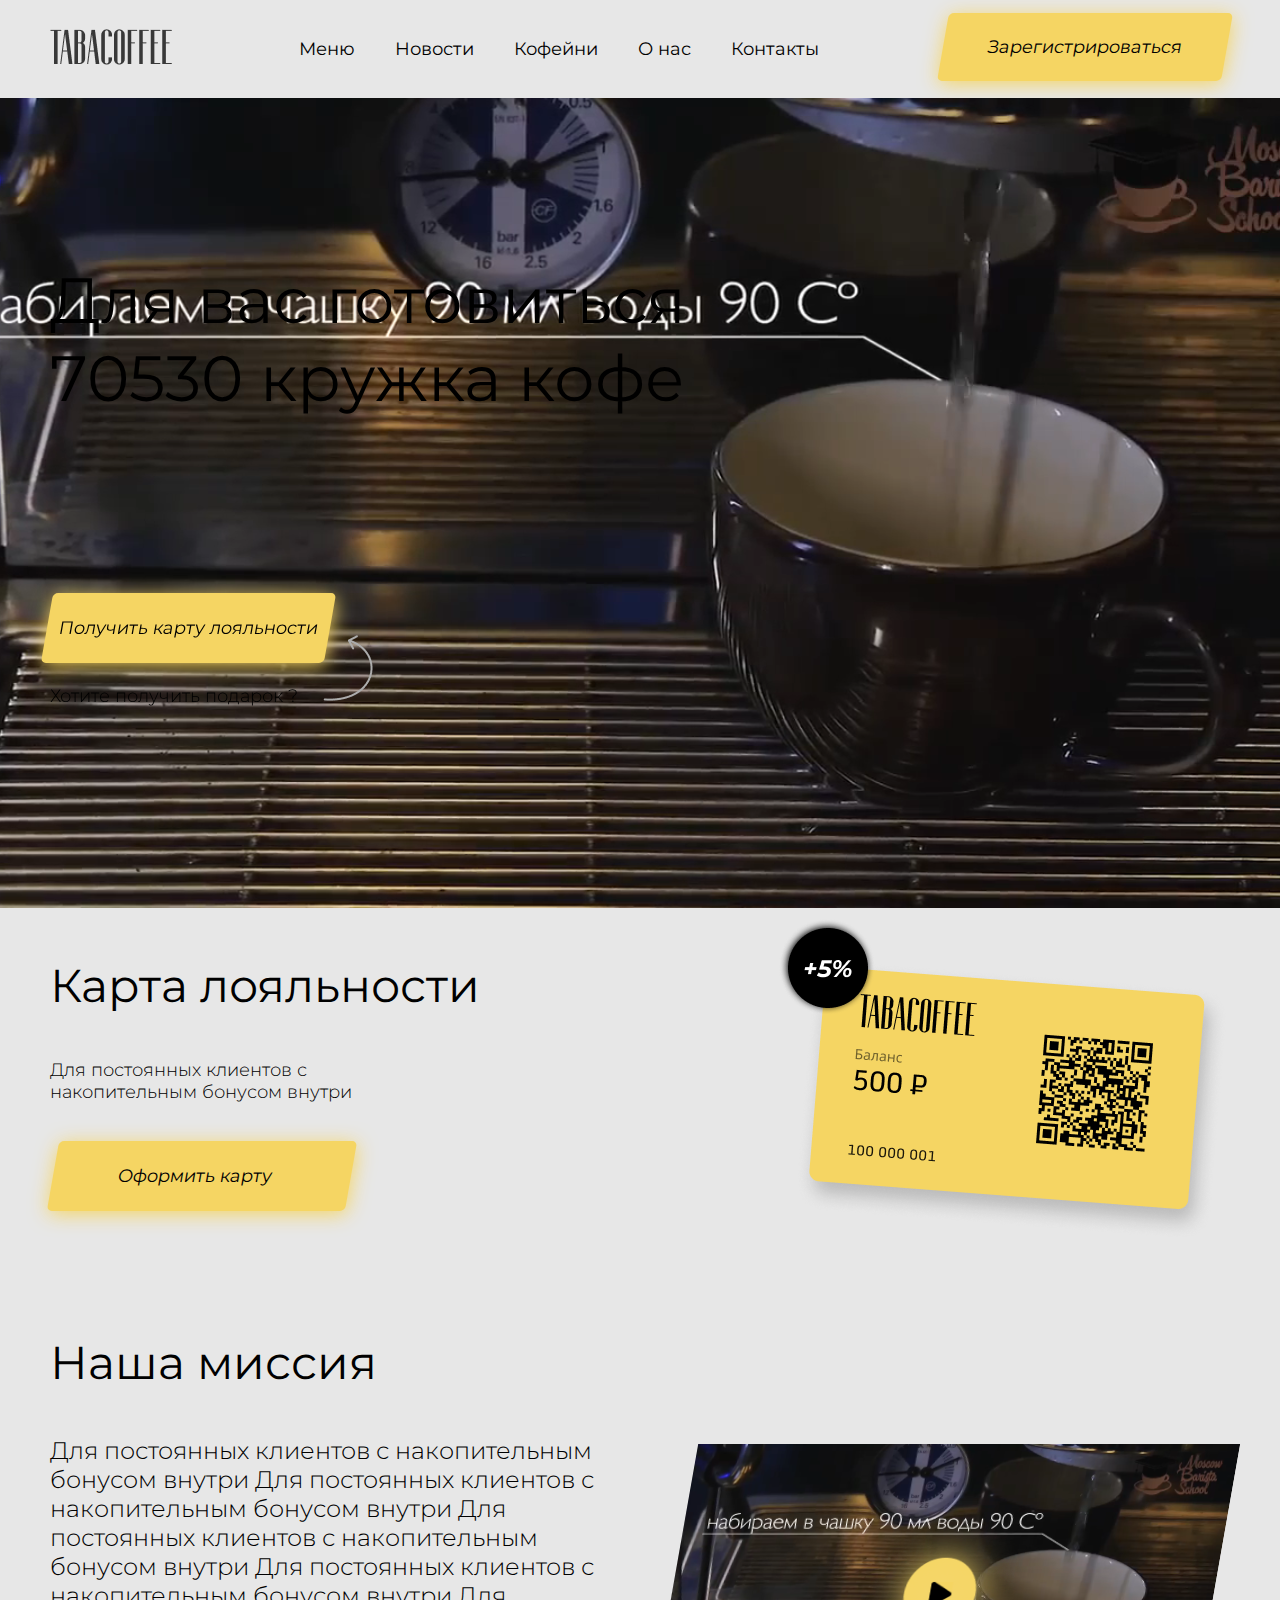
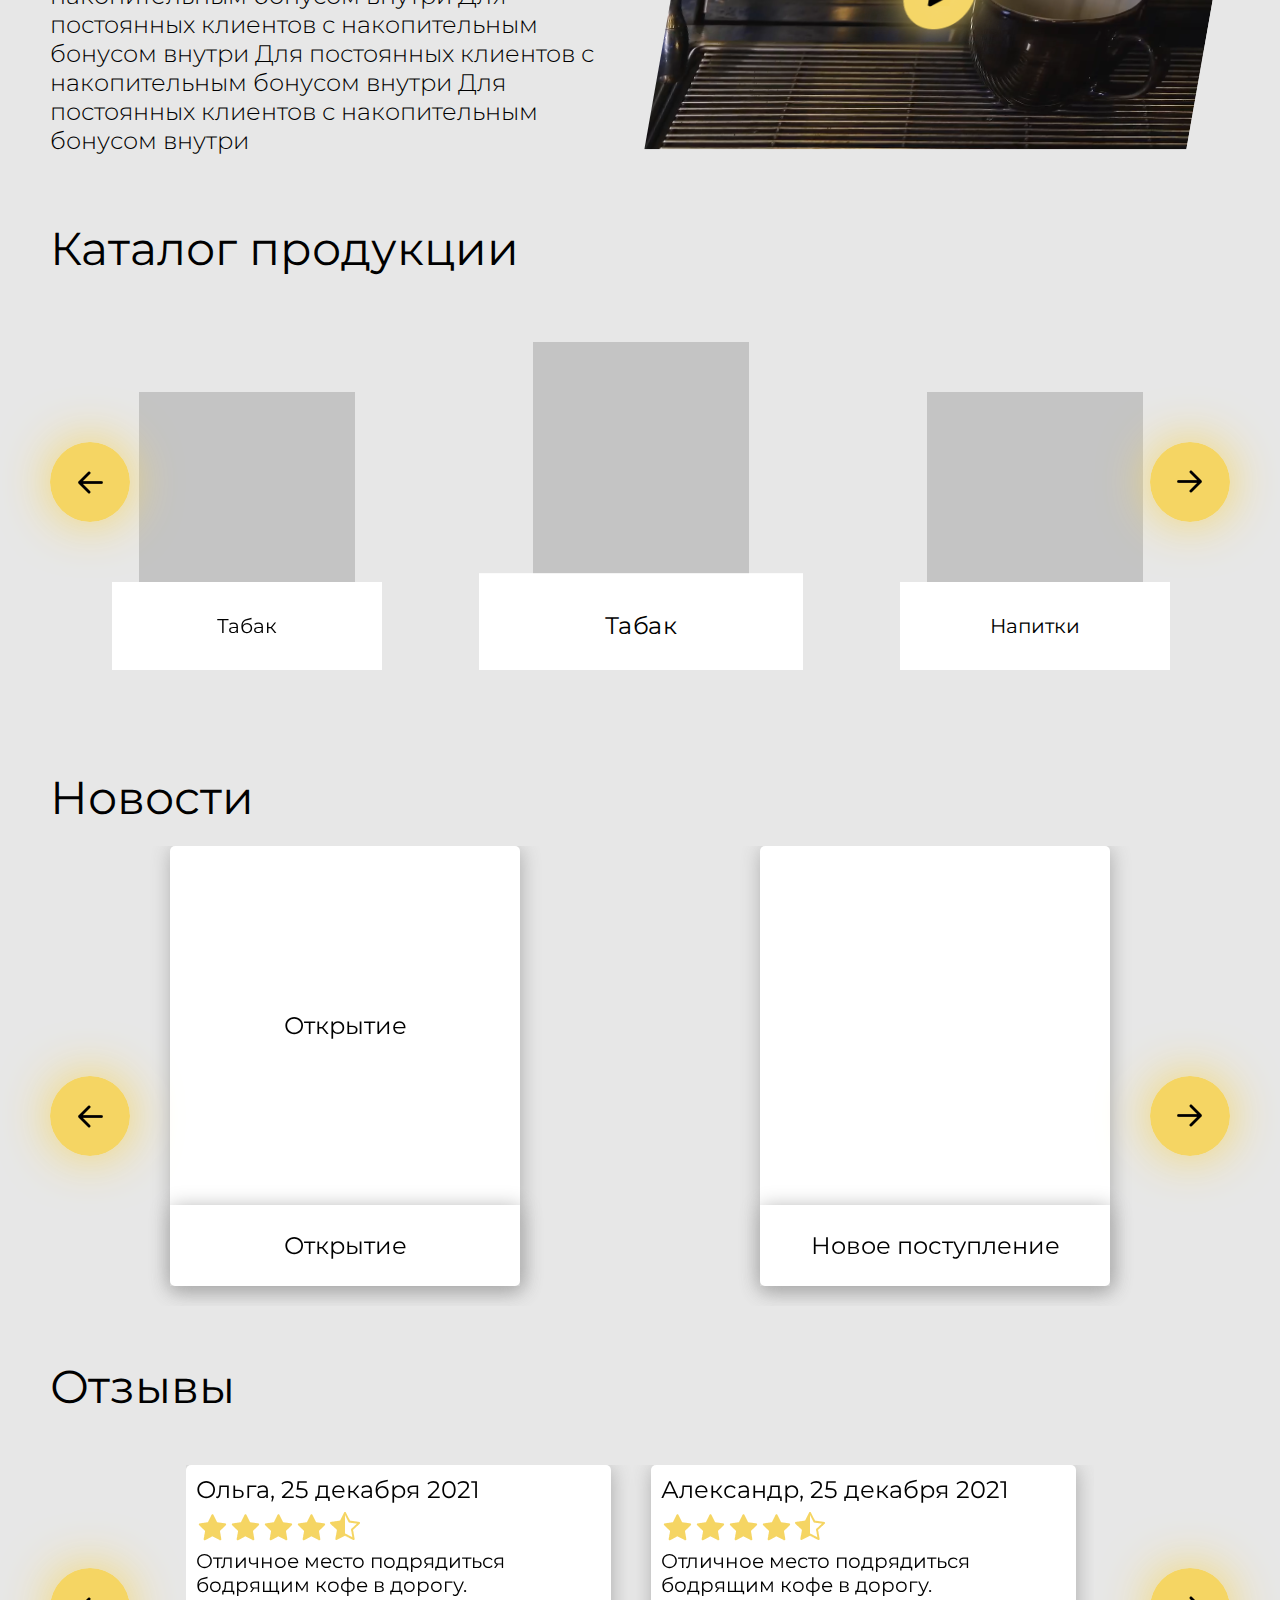
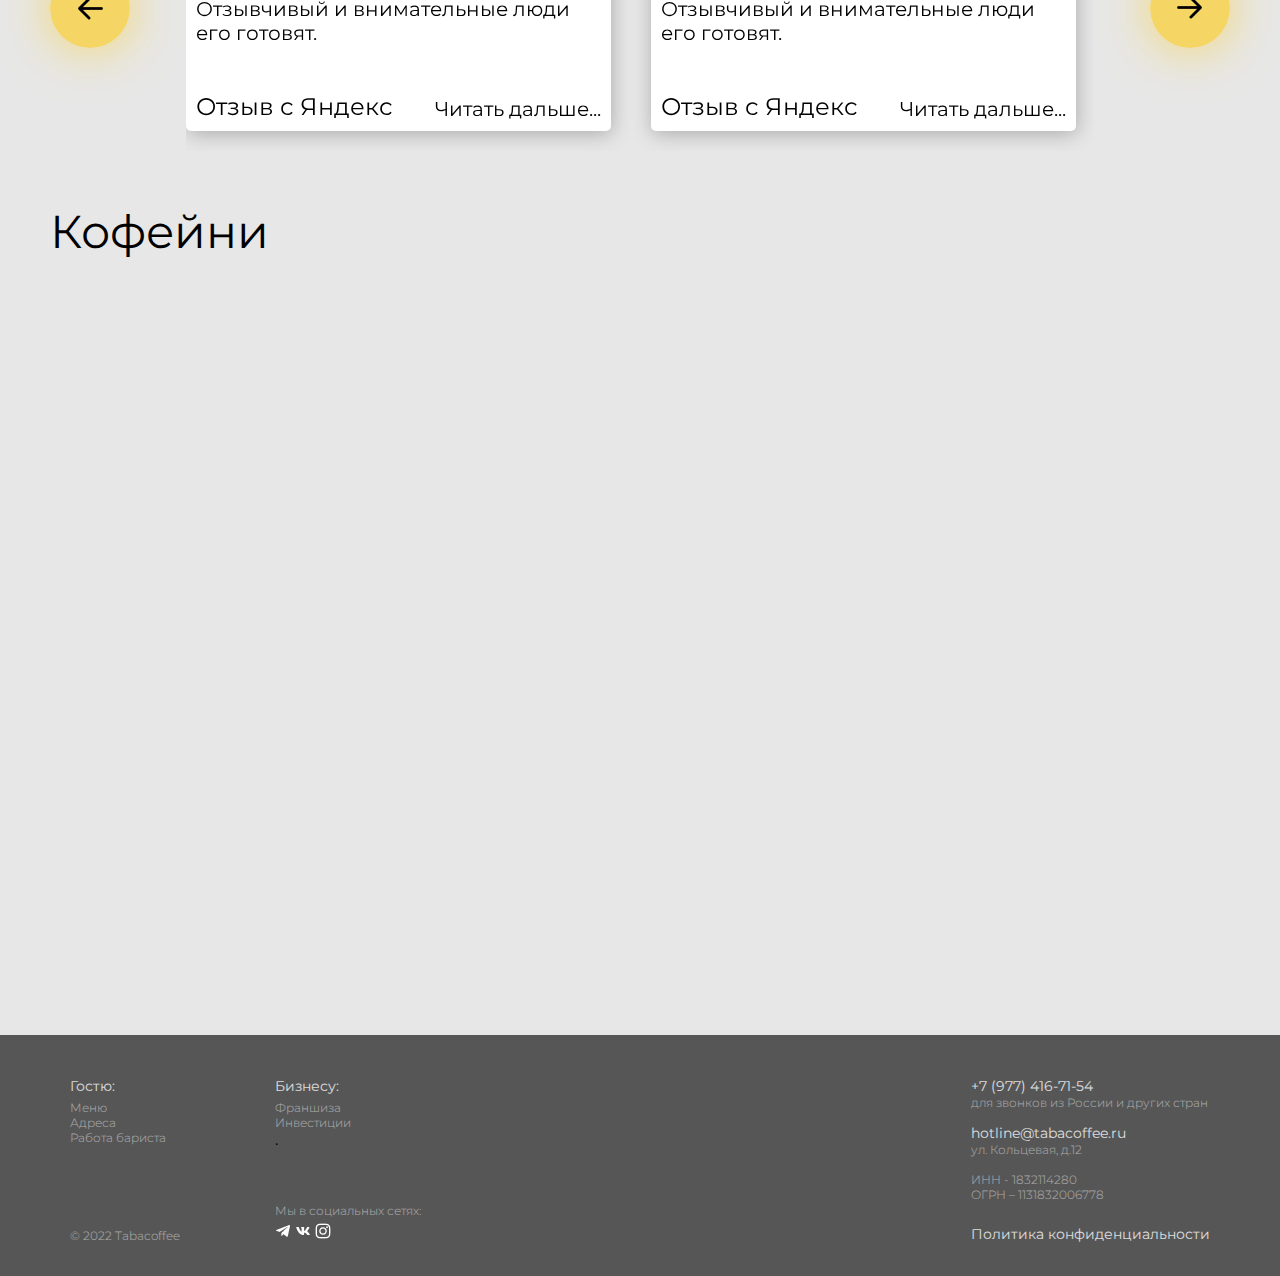
<file: index.html>
<!DOCTYPE html>
<html lang="ru">

<head>
	<meta charset="UTF-8">
	<meta name="viewport" content="width=device-width, initial-scale=1.0">
	<link rel="preconnect" href="https://fonts.googleapis.com">
	<link rel="preconnect" href="https://fonts.gstatic.com" crossorigin>
	<link href="https://fonts.googleapis.com/css2?family=Montserrat:wght@200;300;400;500&display=swap" rel="stylesheet">
	<link rel="stylesheet" href="css/style.css">
	<title>Cofee</title>
</head>

<body>
	<div class="wrapper">
		<header class="header">
			<div class="container">
				<div class="header__body">
					<a href="index.html" class="header__logo"><img src="img/logo.png" alt=""></a>
					<nav class="header__menu menu">
						<ul class="menu__list">
							<li><a href="" class="menu__link">Меню</a></li>
							<li><a href="" class="menu__link">Новости</a></li>
							<li><a href="" class="menu__link">Кофейни</a></li>
							<li><a href="" class="menu__link">О нас</a></li>
							<li><a href="" class="menu__link">Контакты</a></li>
							<a href="reg.html" class="header__btn btn-all header__hidden">Зарегистрироваться</a>
						</ul>
						<div class="menu__burger"><span></span></div>
					</nav>
					<a href="reg.html" class="header__btn btn-all ">Зарегистрироваться</a>
				</div>
			</div>
		</header>
		<div class="full-screen">
			<div class="container">
				<div class="full-screen__body">
					<h1 class="full-screen__title">Для вас готовиться 70530 кружка кофе</h1>
					<div class="full-screen__block">
						<a href="" class="full-screen__btn btn-all">Получить карту лояльности</a>
						<p class="full-screen__text">Хотите получить подарок ?</p>
						<img src="img/arrow.png" alt="" class="full-screen__arrow">
					</div>
				</div>
			</div>
			<video loop preload="auto" autoplay muted src="video/cofee.mp4" class="full-screen__video"></video>
		</div>
		<section class="carts">
			<div class="container">
				<h2 class="carts__title title-all">Карта лояльности</h2>
				<div class="carts__body">
					<div class="carts__content">
						
						<div class="carts__text">Для постоянных клиентов с накопительным бонусом внутри</div>
						<a href="" class="carts__btn btn-all">Оформить карту</a>
					</div>
					<div class="carts__img"><img src="img/carts.png" alt=""></div>
				</div>
			</div>
		</section>
		<section class="mission">
			<div class="container">
				<h2 class="mission__title title-all">Наша миссия</h2>
				<div class="mission__body">
					<div class="mission__column">
						<div class="mission__text">
							Для постоянных клиентов с накопительным бонусом внутри Для постоянных
							клиентов с накопительным бонусом внутри Для
							постоянных клиентов с накопительным бонусом внутри Для постоянных клиентов с накопительным бонусом
							внутри Для постоянных
							клиентов с накопительным бонусом внутри Для постоянных клиентов с накопительным бонусом внутри Для
							постоянных клиентов с
							накопительным бонусом внутри
						</div>
					</div>
					<div class="mission__column">
						<div class="mission__video">
							<video src="video/cofee.mp4" class="video"></video>
							<div class="playpause"></div>
						</div>
					</div>
				</div>
			</div>
		</section>
		<section class="product">
			<div class="container">
				<h2 class="product__title title-all">Каталог продукции</h2>
				<div class="product__slider">
					<div class="product__slide">
						<img src="img/slide.png" alt="" class="product__img">
						<div class="product__block">
							Табак
						</div>
					</div>
					<div class="product__slide">
						<img src="img/slide.png" alt="" class="product__img">
						<div class="product__block">
							Напитки
						</div>
					</div>
					<div class="product__slide">
						<img src="img/slide.png" alt="" class="product__img">
						<div class="product__block">
							Выпечка
						</div>
					</div>
					<div class="product__slide">
						<img src="img/slide.png" alt="" class="product__img">
						<div class="product__block">
							Табак
						</div>
					</div>
				</div>
			</div>
		</section>
		<section class="news">
			<div class="container">
				<div class="news__title title-all">Новости</div>
				<div class="news__wrapper">
					<div class="news__wrap">
						<div class="news__up">Открытие</div>
						<div class="news__down">Открытие</div>
					</div>
					<div class="news__wrap">
						<div class="news__up"></div>
						<div class="news__down">Новое поступление</div>
					</div>
					<div class="news__wrap">
						<div class="news__up"></div>
						<div class="news__down">Новое поступление</div>
					</div>
				</div>
			</div>
		</section>
		<section class="reviews">
			<div class="container">
				<h2 class="reviews__title title-all">Отзывы</h2>
				<div class="reviews__slider">
					<div class="reviews__slide">
						<div class="reviews__name">Ольга, 25 декабря 2021</div>
						<img src="img/stars.png" alt="">
						<div class="reviews__text">Отличное место подрядиться бодрящим кофе в дорогу. Отзывчивый и
							внимательные люди его готовят.</div>
						<div class="reviews__body">
							<div class="reviews__ya">Отзыв с Яндекс</div>
							<a href="" class="reviews__more">Читать дальше...</a>
						</div>
					</div>
					<div class="reviews__slide">
						<div class="reviews__name">Александр, 25 декабря 2021</div>
						<img src="img/stars.png" alt="">
						<div class="reviews__text">Отличное место подрядиться бодрящим кофе в дорогу. Отзывчивый и
							внимательные люди его готовят.</div>
						<div class="reviews__body">
							<div class="reviews__ya">Отзыв с Яндекс</div>
							<a href="" class="reviews__more">Читать дальше...</a>
						</div>
					</div>
					<div class="reviews__slide">
						<div class="reviews__name">Ольга, 25 декабря 2021</div>
						<img src="img/stars.png" alt="">
						<div class="reviews__text">Отличное место подрядиться бодрящим кофе в дорогу. Отзывчивый и
							внимательные люди его готовят.</div>
						<div class="reviews__body">
							<div class="reviews__ya">Отзыв с Яндекс</div>
							<a href="" class="reviews__more">Читать дальше...</a>
						</div>
					</div>
				</div>
			</div>
		</section>
		<section class="сoffee">
			<div class="container">
				<h2 class="сoffee__title title-all">Кофейни</h2>
			</div>
			<div class="coffee__cart">
				<iframe
					src="https://yandex.ru/map-widget/v1/?um=constructor%3A34c060ce08700a771ee7e0a74bc80f1b426d0dfc2fbaf0440b540e5b183fe39b&amp;source=constructor"
					width="100%" frameborder="0">
				</iframe>
			</div>
		</section>
		<footer class="footer">
			<div class="container">
				<div class="container">
					<div class="footer__body">
						<div class="footer__column">
							<div class="footer__sub-title">Гостю:</div>
							<a href="" class="footer__link">Меню</a>
							<a href="" class="footer__link">Адреса</a>
							<a href="" class="footer__link">Работа бариста</a>
							<div class="footer__bottom hd">© 2022 Tabacoffee</div>
						</div>
						<div class="footer__column">
							<div class="footer__sub-title">Бизнесу:</div>
							<a href="" class="footer__link">Франшиза</a>
							<a href="" class="footer__link">Инвестиции</a>
							.<div class="footer__social">
								<div class="footer__we">Мы в социальных сетях:</div>
								<div class="footer__icons">
									<a href="" class="footer__icon"><img src="img/telegram.png" alt=""></a>
									<a href="" class="footer__icon"><img src="img/vk.png" alt=""></a>
									<a href="" class="footer__icon"><img src="img/instagram.png" alt=""></a>
								</div>
							</div>
						</div>
						<div class="footer__contacts">
							<a href="tel:+79774167154" class="footer__contact">+7 (977) 416-71-54</a>
							<div class="footer__text">для звонков из России и других стран</div>
							<a href="mailto:hotline@tabacoffee.ru" class="footer__contact">hotline@tabacoffee.ru</a>
							<div class="footer__text">ул. Кольцевая, д.12</div>
							<div class="footer__block">
								<div class="footer__gray">ИНН - 1832114280</div>
								<div class="footer__gray">ОГРН – 1131832006778</div>
							</div>
							<div class="footer__bot">Политика конфиденциальности</div>
							<div class="footer__bottom nt">© 2022 Tabacoffee</div>
						</div>
					</div>
				</div>
			</div>
		</footer>
	</div>
	<script src="https://code.jquery.com/jquery-3.6.0.min.js"></script>
	<script src="js/slick.min.js"></script>
	<script src="js/script.js"></script>
</body>
</html>
</file>
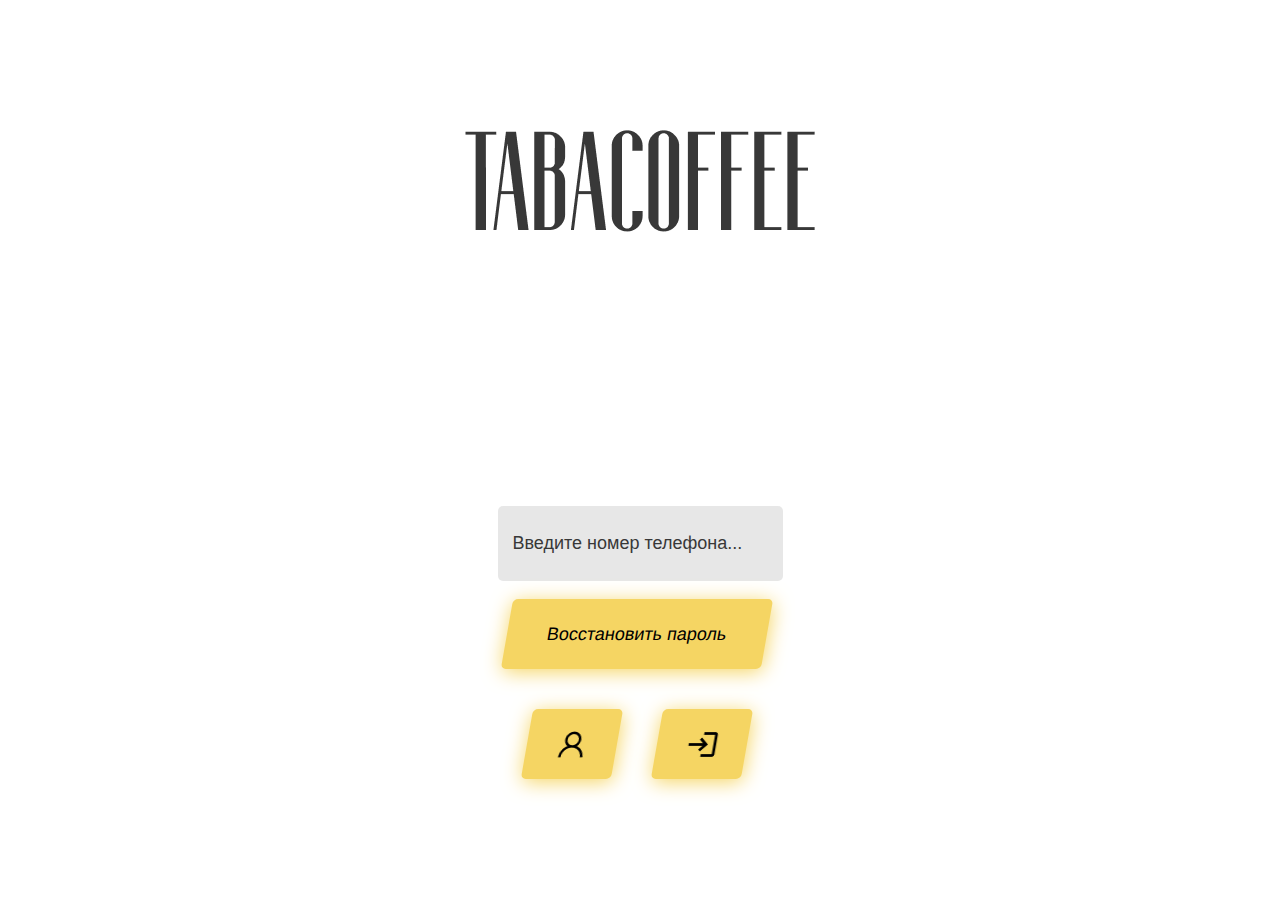
<file: forget.html>
<!DOCTYPE html>
<html lang="ru">

<head>
	<meta charset="UTF-8">
	<meta http-equiv="X-UA-Compatible" content="IE=edge">
	<meta name="viewport" content="width=device-width, initial-scale=1.0">
	<link href="https://fonts.googleapis.com/css2?family=Montserrat:wght@200;300;400;500&display=swap" rel="stylesheet">
	<link rel="stylesheet" href="css/register.css">
	<title>Восстановить пароль</title>
</head>

<body>
	<form action="" class="form">
		<a href="index.html" class="form__logo form__mar"><img src="img/TABACOFFEE.png" alt=""></a>
		<input type="tel" class="form__input" placeholder="Введите номер телефона...">
		<input type="button" class="form__btn form__pad" value="Восстановить пароль">
		<div class="form__body">
			<a href="reg.html" class="form__icon"><img src="img/ant.png" alt=""></a>
			<a href="index.html" class="form__icon"><img src="img/out.png" alt=""></a>
		</div>
	</form>
</body>

</html>
</file>
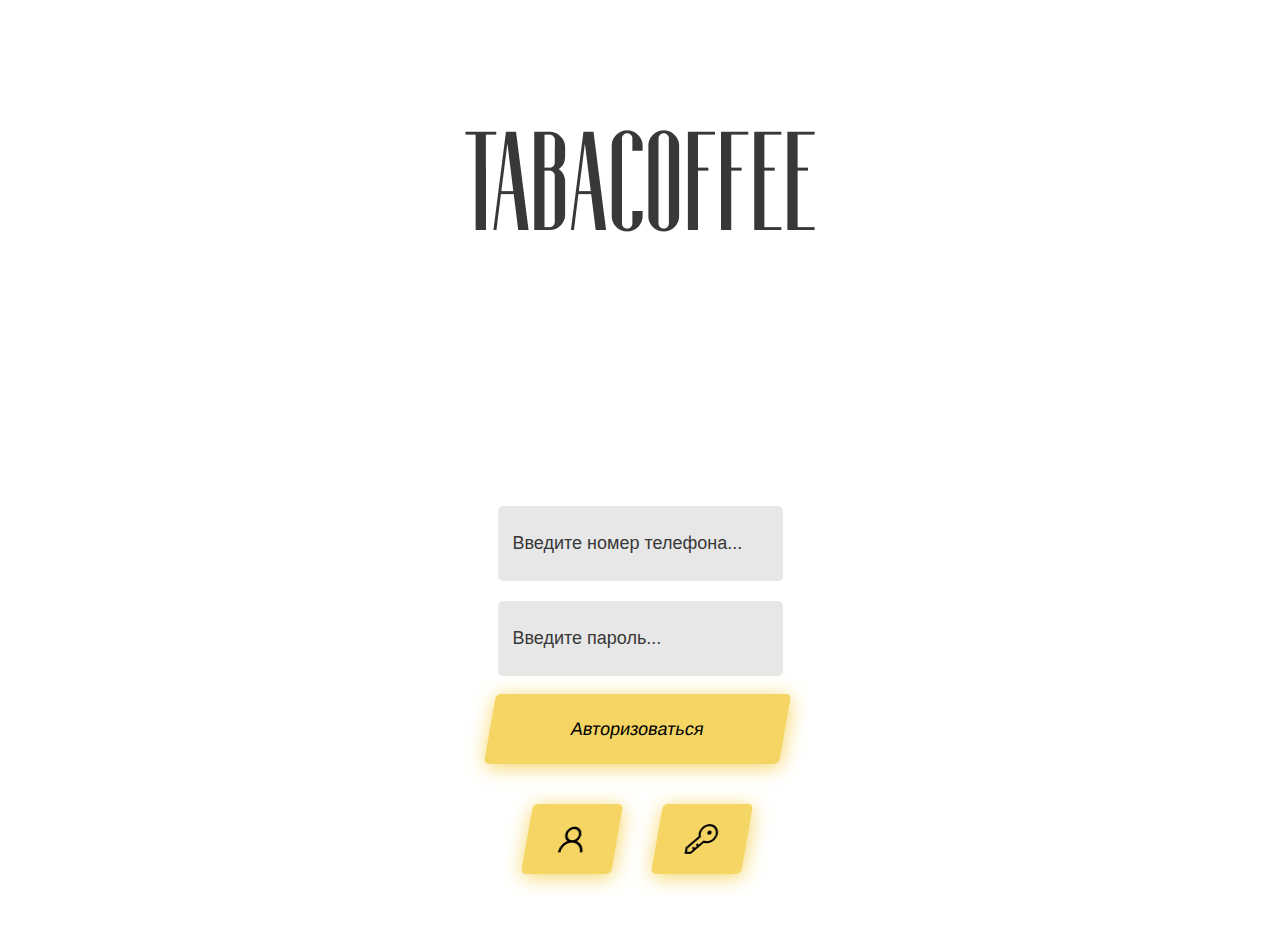
<file: login.html>
<!DOCTYPE html>
<html lang="ru">

<head>
	<meta charset="UTF-8">
	<meta http-equiv="X-UA-Compatible" content="IE=edge">
	<meta name="viewport" content="width=device-width, initial-scale=1.0">
	<link href="https://fonts.googleapis.com/css2?family=Montserrat:wght@200;300;400;500&display=swap" rel="stylesheet">
	<link rel="stylesheet" href="css/register.css">
	<title>Вход</title>
</head>

<body>
	<form action="" class="form">
		<a href="index.html" class="form__logo form__mar"><img src="img/TABACOFFEE.png" alt=""></a>
		<input type="tel" class="form__input" placeholder="Введите номер телефона...">
		<input type="password" class="form__input" placeholder="Введите пароль...">
		<input type="button" class="form__btn" value="Авторизоваться">
		<div class="form__body">
			<a href="reg.html" class="form__icon"><img src="img/ant.png" alt=""></a>
			<a href="forget.html" class="form__icon"><img src="img/password.png" alt=""></a>
		</div>
	</form>
</body>

</html>
</file>
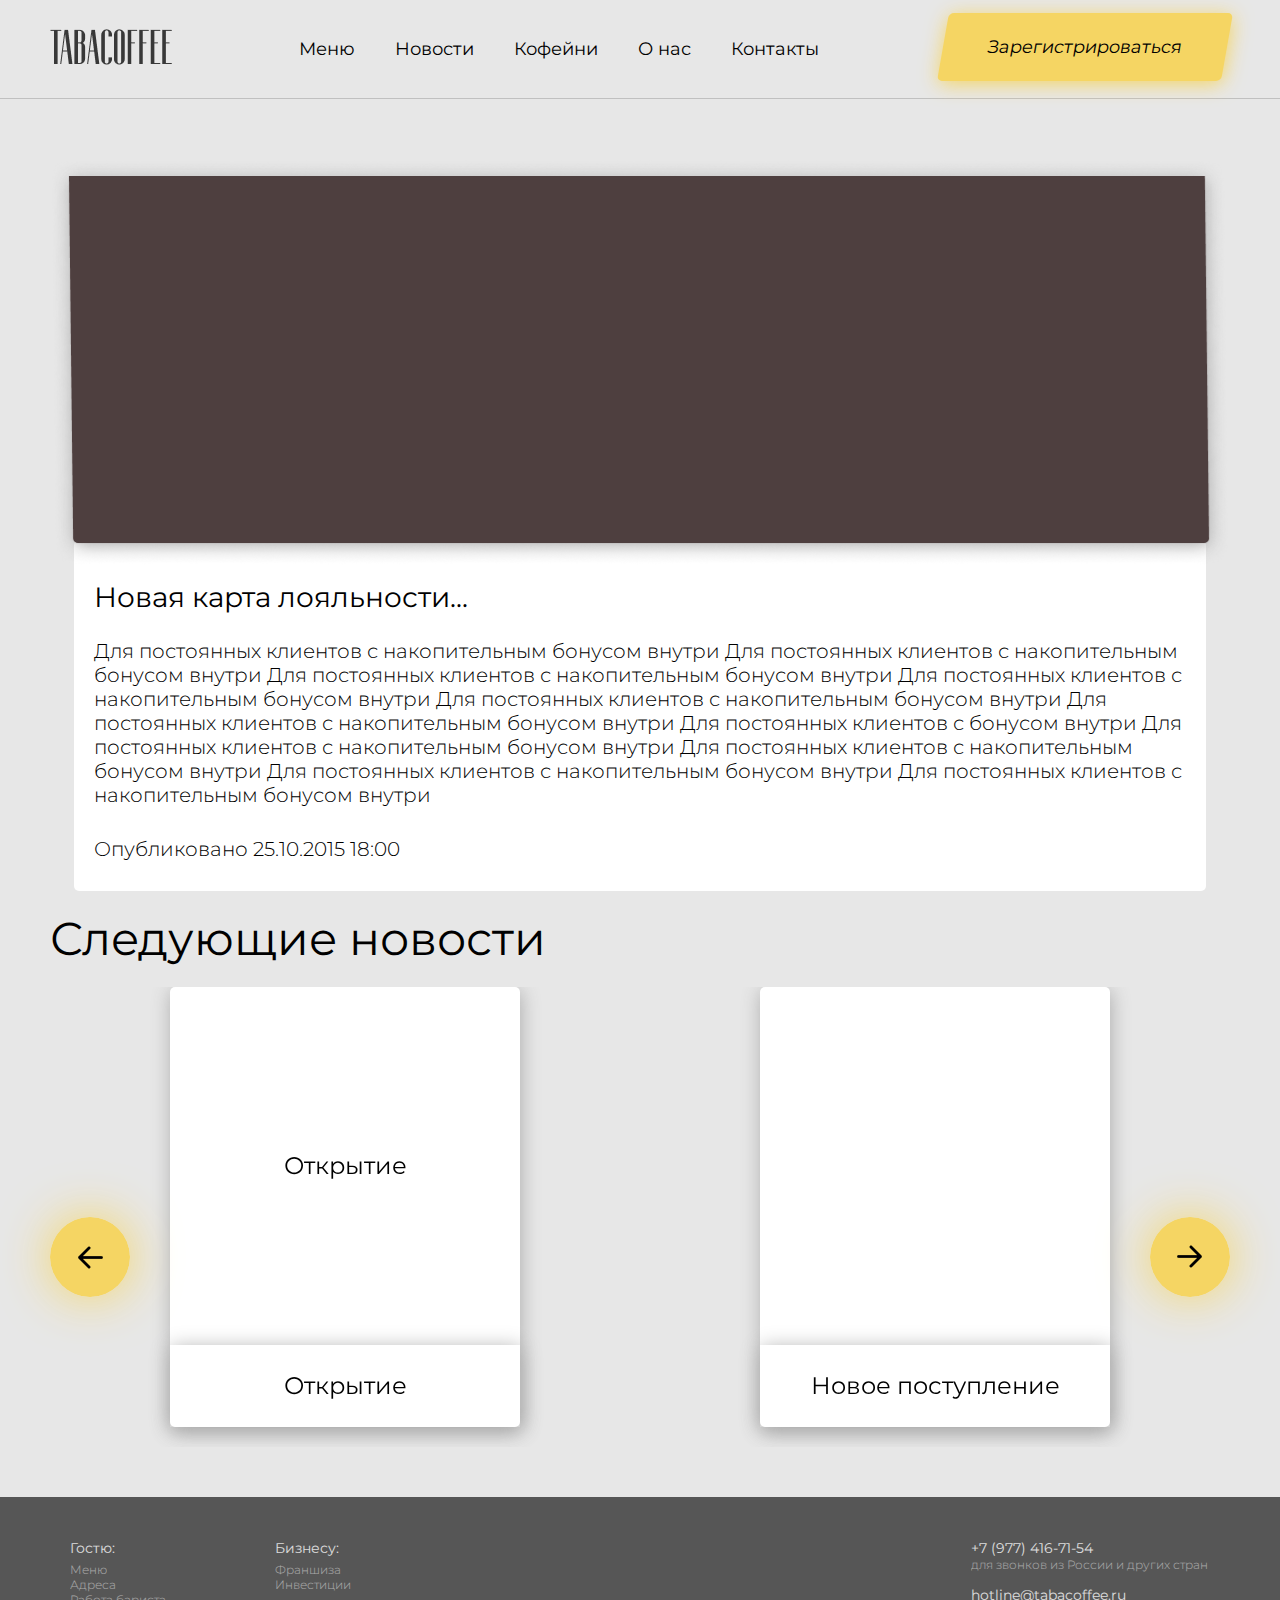
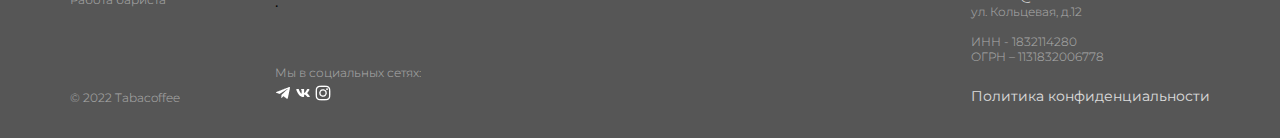
<file: news.html>
<!DOCTYPE html>
<html lang="ru">

<head>
	<meta charset="UTF-8">
	<meta name="viewport" content="width=device-width, initial-scale=1.0">
	<link rel="preconnect" href="https://fonts.googleapis.com">
	<link rel="preconnect" href="https://fonts.gstatic.com" crossorigin>
	<link href="https://fonts.googleapis.com/css2?family=Montserrat:wght@200;300;400;500&display=swap" rel="stylesheet">
	<link rel="stylesheet" href="css/style.css">
	<link rel="stylesheet" href="css/news.css">
	<title>Новости</title>
</head>

<body>
	<div class="wrapper">
		<header class="header">
			<div class="container">
				<div class="header__body">
					<a href="index.html" class="header__logo"><img src="img/logo.png" alt=""></a>
					<nav class="header__menu menu">
						<ul class="menu__list">
							<li><a href="" class="menu__link">Меню</a></li>
							<li><a href="" class="menu__link">Новости</a></li>
							<li><a href="" class="menu__link">Кофейни</a></li>
							<li><a href="" class="menu__link">О нас</a></li>
							<li><a href="" class="menu__link">Контакты</a></li>
							<a href="reg.html" class="header__btn btn-all header__hidden">Зарегистрироваться</a>
						</ul>
						<div class="menu__burger"><span></span></div>
					</nav>
					<a href="reg.html" class="header__btn btn-all ">Зарегистрироваться</a>
				</div>
			</div>
		</header>
		<section class="article">
			<div class="container">
				<div class="article__block">
					<div class="article__img"><img src="img/news.png" alt=""></div>
					<div class="article__bottom">
						<h3 class="article__sub-title">Новая карта лояльности...</h3>
						<p class="article__sub-text">Для постоянных клиентов с накопительным бонусом внутри Для постоянных клиентов с накопительным бонусом внутри Для
						постоянных клиентов с накопительным бонусом внутри Для постоянных клиентов с накопительным бонусом внутри Для постоянных
						клиентов с накопительным бонусом внутри Для постоянных клиентов с накопительным бонусом внутри Для постоянных клиентов с
						бонусом внутри Для постоянных клиентов с накопительным бонусом внутри Для постоянных клиентов с накопительным бонусом
						внутри Для постоянных клиентов с накопительным бонусом внутри Для постоянных клиентов с накопительным бонусом внутри</p>
						<div class="article__sub-date">Опубликовано 25.10.2015 18:00</div>
					</div>
				</div>
			</div>
		</section>
		<section class="news news2">
			<div class="container">
				<div class="news__title title-all">Следующие новости</div>
				<div class="news__wrapper">
					<div class="news__wrap">
						<div class="news__up">Открытие</div>
						<div class="news__down">Открытие</div>
					</div>
					<div class="news__wrap">
						<div class="news__up"></div>
						<div class="news__down">Новое поступление</div>
					</div>
					<div class="news__wrap">
						<div class="news__up"></div>
						<div class="news__down">Новое поступление</div>
					</div>
				</div>
			</div>
		</section>
		<footer class="footer">
			<div class="container">
				<div class="container">
					<div class="footer__body">
						<div class="footer__column">
							<div class="footer__sub-title">Гостю:</div>
							<a href="" class="footer__link">Меню</a>
							<a href="" class="footer__link">Адреса</a>
							<a href="" class="footer__link">Работа бариста</a>
							<div class="footer__bottom hd">© 2022 Tabacoffee</div>
						</div>
						<div class="footer__column">
							<div class="footer__sub-title">Бизнесу:</div>
							<a href="" class="footer__link">Франшиза</a>
							<a href="" class="footer__link">Инвестиции</a>
							.<div class="footer__social">
								<div class="footer__we">Мы в социальных сетях:</div>
								<div class="footer__icons">
									<a href="" class="footer__icon"><img src="img/telegram.png" alt=""></a>
									<a href="" class="footer__icon"><img src="img/vk.png" alt=""></a>
									<a href="" class="footer__icon"><img src="img/instagram.png" alt=""></a>
								</div>
							</div>
						</div>
						<div class="footer__contacts">
							<a href="tel:+79774167154" class="footer__contact">+7 (977) 416-71-54</a>
							<div class="footer__text">для звонков из России и других стран</div>
							<a href="mailto:hotline@tabacoffee.ru" class="footer__contact">hotline@tabacoffee.ru</a>
							<div class="footer__text">ул. Кольцевая, д.12</div>
							<div class="footer__block">
								<div class="footer__gray">ИНН - 1832114280</div>
								<div class="footer__gray">ОГРН – 1131832006778</div>
							</div>
							<div class="footer__bot">Политика конфиденциальности</div>
							<div class="footer__bottom nt">© 2022 Tabacoffee</div>
						</div>
					</div>
				</div>
			</div>
		</footer>
	</div>
	<script src="https://code.jquery.com/jquery-3.6.0.min.js"></script>
	<script src="js/slick.min.js"></script>
	<script src="js/script.js"></script>
</body>
</html>
</file>
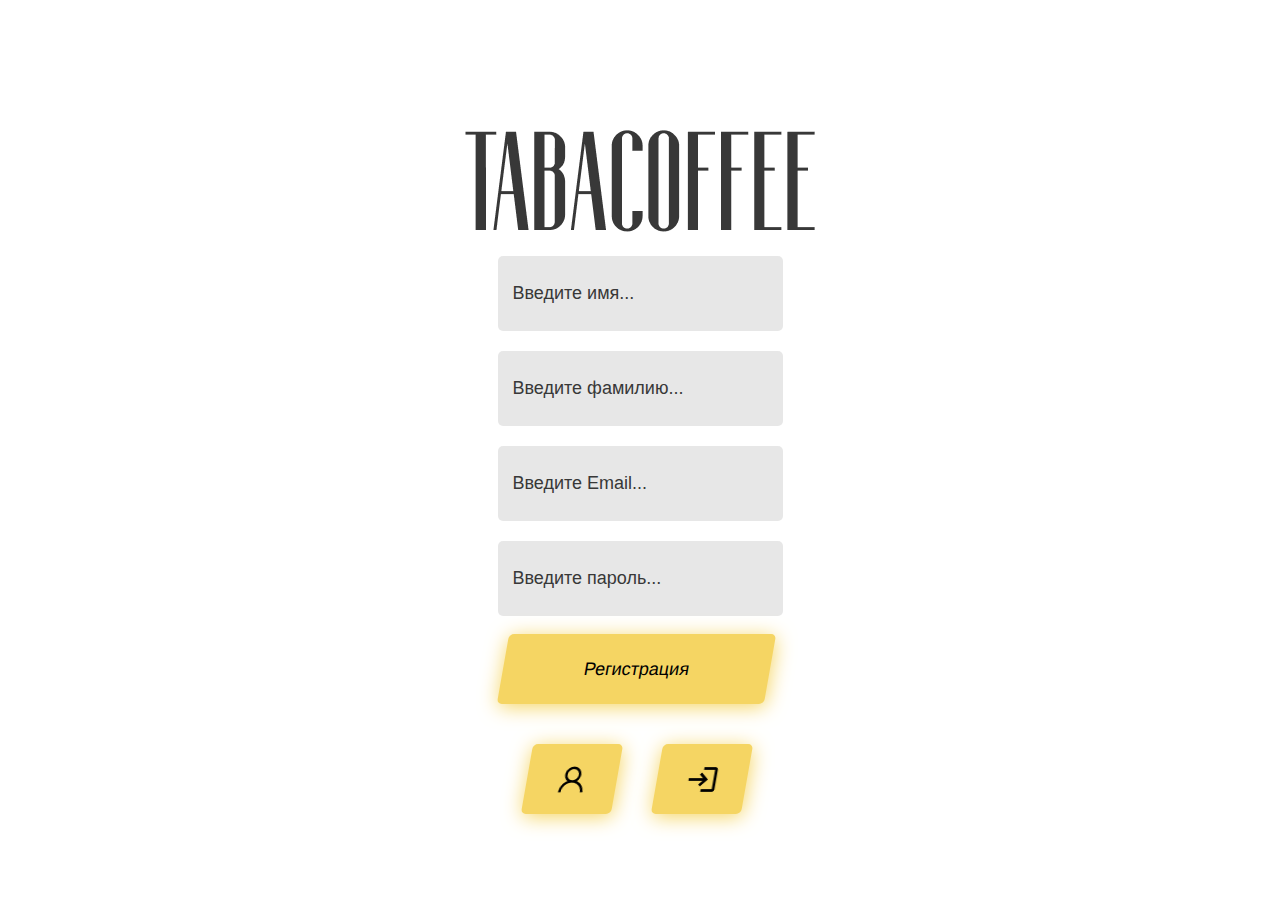
<file: reg.html>
<!DOCTYPE html>
<html lang="ru">
<head>
	<meta charset="UTF-8">
	<meta http-equiv="X-UA-Compatible" content="IE=edge">
	<meta name="viewport" content="width=device-width, initial-scale=1.0">
	<link href="https://fonts.googleapis.com/css2?family=Montserrat:wght@200;300;400;500&display=swap" rel="stylesheet">
	<link rel="stylesheet" href="css/register.css">
	<title>Регистрация</title>
</head>
<body>
	<form action="" class="form">
		<a href="index.html" class="form__logo"><img src="img/TABACOFFEE.png" alt=""></a>
		<input type="text" class="form__input" placeholder="Введите имя...">
		<input type="text" class="form__input" placeholder="Введите фамилию...">
		<input type="mail" class="form__input" placeholder="Введите Email...">
		<input type="password" class="form__input" placeholder="Введите пароль...">
		<input type="button" class="form__btn" value="Регистрация">
		<div class="form__body">
			<a href="login.html" class="form__icon"><img src="img/ant.png" alt=""></a>
			<a href="index.html" class="form__icon"><img src="img/out.png" alt=""></a>
		</div>
	</form>
</body>
</html>
</file>
<file: css/style.css>
@charset "UTF-8";
* {
  padding: 0;
  margin: 0;
}

body {
  font-family: "Montserrat", sans-serif;
  font-weight: 400;
  color: #000;
  background: #e7e7e7;
}

@media screen and (max-width: 992px) {
  body.lock {
    overflow: hidden;
  }
}

.wrapper {
  overflow: hidden;
  min-height: 100%;
  position: relative;
}

li {
  display: block;
}

a {
  text-decoration: none;
}

.container {
  max-width: 1180px;
  margin: 0 auto;
  padding: 0 20px;
}

.btn-all {
  -webkit-transform: translate(-3px, -2px) skew(-10deg, 0deg);
  -ms-transform: translate(-3px, -2px) skew(-10deg, 0deg);
  transform: translate(-3px, -2px) skew(-10deg, 0deg);
  background: #f5d563;
  -webkit-box-shadow: 1px 3px 20px #f5d563;
          box-shadow: 1px 3px 20px #f5d563;
  border-radius: 5px;
  font-weight: normal;
  font-size: 18px;
  line-height: 22px;
  color: #000000;
  cursor: pointer;
}

.btn-all:hover {
  background: #e7bb1a;
}

.title-all {
  font-weight: normal;
  font-size: 46px;
  line-height: 56px;
}

@media screen and (max-width: 992px) {
  .title-all {
    font-size: 30px;
    line-height: 36px;
    text-align: center;
  }
}

.header {
  padding: 15px 0;
}

.header__logo {
  position: relative;
  z-index: 20;
}

.header__hidden {
  display: none;
}

@media screen and (max-width: 992px) {
  .header__hidden {
    display: block !important;
    margin-top: 50px;
  }
}

.header__body {
  display: -webkit-box;
  display: -ms-flexbox;
  display: flex;
  -webkit-box-pack: justify;
      -ms-flex-pack: justify;
          justify-content: space-between;
  -webkit-box-align: center;
      -ms-flex-align: center;
          align-items: center;
}

.header__btn {
  padding: 23px 45px;
}

@media screen and (max-width: 992px) {
  .header__btn {
    display: none;
  }
}

.menu__list {
  display: -webkit-box;
  display: -ms-flexbox;
  display: flex;
  -webkit-box-align: center;
      -ms-flex-align: center;
          align-items: center;
  margin: 0 -20px;
  -webkit-transition: all 0.3s ease;
  -o-transition: all 0.3s ease;
  transition: all 0.3s ease;
  overflow: auto;
}

@media screen and (max-width: 992px) {
  .menu__list {
    padding-top: 20%;
    margin: 0;
    position: absolute;
    right: -100%;
    top: 0;
    -webkit-box-orient: vertical;
    -webkit-box-direction: normal;
        -ms-flex-direction: column;
            flex-direction: column;
    height: 100vh;
    width: 100%;
    background: #e7e7e7;
    z-index: 10;
    display: -webkit-box;
    display: -ms-flexbox;
    display: flex;
    -webkit-box-align: center;
        -ms-flex-align: center;
            align-items: center;
  }
}

.menu__list li {
  margin: 0 20px;
}

@media screen and (max-width: 992px) {
  .menu__list li {
    margin-top: 20px;
  }
}

.menu__list.active {
  right: 0;
}

.menu__link {
  font-weight: normal;
  font-size: 18px;
  line-height: 22px;
  color: #000000;
}

.menu__burger {
  position: relative;
  height: 20px;
  width: 25px;
  display: none;
  cursor: pointer;
  z-index: 20;
}

.menu__burger.active::before {
  -webkit-transform: rotate(45deg);
      -ms-transform: rotate(45deg);
          transform: rotate(45deg);
  top: 9px;
}

.menu__burger.active::after {
  -webkit-transform: rotate(-45deg);
      -ms-transform: rotate(-45deg);
          transform: rotate(-45deg);
  bottom: 9px;
}

.menu__burger.active span {
  display: none;
}

.menu__burger:before {
  content: "";
  width: 25px;
  height: 2px;
  position: absolute;
  top: 0;
  left: 0;
  background: #282b22;
  -webkit-transition: all 0.3s ease;
  -o-transition: all 0.3s ease;
  transition: all 0.3s ease;
}

.menu__burger:after {
  content: "";
  width: 25px;
  height: 2px;
  position: absolute;
  bottom: 0;
  left: 0;
  background: #282b22;
  -webkit-transition: all 0.3s ease;
  -o-transition: all 0.3s ease;
  transition: all 0.3s ease;
}

.menu__burger span {
  width: 25px;
  height: 2px;
  position: absolute;
  top: 50%;
  margin-top: -1px;
  left: 0;
  background: #282b22;
  -webkit-transition: all 0.3s ease;
  -o-transition: all 0.3s ease;
  transition: all 0.3s ease;
}

@media screen and (max-width: 992px) {
  .menu__burger {
    display: block;
  }
}

.full-screen {
  position: relative;
  min-height: 90vh;
  padding-top: 163px;
  padding-bottom: 95px;
  -webkit-box-sizing: border-box;
          box-sizing: border-box;
}

@media screen and (max-width: 576px) {
  .full-screen {
    padding: 60px 0;
  }
}

.full-screen__body {
  position: relative;
  z-index: 2;
}

.full-screen__title {
  font-weight: normal;
  font-size: 64px;
  line-height: 78px;
  max-width: 654px;
  margin-bottom: 178px;
}

@media screen and (max-width: 576px) {
  .full-screen__title {
    font-size: 35px;
    line-height: 35px;
  }
}

.full-screen__block {
  position: relative;
  display: inline-block;
}

.full-screen__btn {
  padding: 24px 12px;
  margin-bottom: 20px;
  display: inline-block;
}

@media screen and (max-width: 576px) {
  .full-screen__btn {
    padding: 15px 8px;
  }
}

.full-screen__text {
  font-weight: 300;
  font-size: 18px;
  line-height: 22px;
}

.full-screen__arrow {
  position: absolute;
  top: 40px;
  right: -40px;
}

@media screen and (max-width: 576px) {
  .full-screen__arrow {
    display: none;
  }
}

.full-screen__video {
  position: absolute;
  top: 0;
  left: 0;
  width: 100%;
  height: 100%;
  -o-object-fit: cover;
     object-fit: cover;
}

.carts__body {
  display: -webkit-box;
  display: -ms-flexbox;
  display: flex;
  -webkit-box-pack: justify;
      -ms-flex-pack: justify;
          justify-content: space-between;
}

@media screen and (max-width: 992px) {
  .carts__body {
    -webkit-box-orient: vertical;
    -webkit-box-direction: normal;
        -ms-flex-direction: column;
            flex-direction: column;
  }
}

.carts__title {
  margin-top: 50px;
  margin-bottom: 45px;
}

.carts__text {
  font-weight: 300;
  font-size: 18px;
  line-height: 22px;
  max-width: 310px;
  margin: 0 auto 40px;
}

@media screen and (max-width: 992px) {
  .carts__text {
    font-size: 16px;
    line-height: 22px;
    text-align: center;
  }
}

.carts__img {
  margin-top: -140px;
}

@media screen and (max-width: 992px) {
  .carts__img {
    margin-top: 0;
    max-width: 450px;
    margin: 0 auto;
    -webkit-box-ordinal-group: -1;
        -ms-flex-order: -2;
            order: -2;
    margin-bottom: 20px;
  }
}

.carts__img img {
  width: 100%;
}

.carts__btn {
  display: block;
  padding: 24px 65px;
  margin: 0 auto;
  max-width: 168px;
}

@media screen and (max-width: 992px) {
  .carts__btn {
    margin-bottom: 50px;
    max-width: 158px;
    padding: 14px 25px;
  }
}

.mission {
  padding-top: 90px;
}

.mission__body {
  display: -webkit-box;
  display: -ms-flexbox;
  display: flex;
  -webkit-box-pack: justify;
      -ms-flex-pack: justify;
          justify-content: space-between;
}

@media screen and (max-width: 992px) {
  .mission__body {
    -webkit-box-orient: vertical;
    -webkit-box-direction: normal;
        -ms-flex-direction: column;
            flex-direction: column;
    -webkit-box-align: center;
        -ms-flex-align: center;
            align-items: center;
  }
}

.mission__title {
  margin-bottom: 45px;
}

@media screen and (max-width: 992px) {
  .mission__column:last-child {
    -webkit-box-ordinal-group: 0;
        -ms-flex-order: -1;
            order: -1;
    margin-bottom: 40px;
  }
}

.mission__text {
  font-weight: 300;
  font-size: 24px;
  line-height: 29px;
  max-width: 560px;
}

@media screen and (max-width: 1250px) {
  .mission__text {
    font-size: 18px;
    text-align: center;
  }
}

.mission__video {
  max-width: 570px;
  position: relative;
  -webkit-transform: translate(-3px, -2px) skew(-10deg, 0deg);
  -ms-transform: translate(-3px, -2px) skew(-10deg, 0deg);
  transform: translate(-3px, -2px) skew(-10deg, 0deg);
  margin-top: 10px;
  text-align: center;
}

.mission__video video {
  width: 95%;
  position: relative;
}

@media screen and (max-width: 992px) {
  .mission__video video {
    border: 3px solid #f5d563;
  }
}

.playpause {
  background-image: url(../img/play.png);
  background-repeat: no-repeat;
  width: 150px;
  height: 170px;
  position: absolute;
  left: 0%;
  right: 0%;
  top: 0%;
  bottom: 0%;
  margin: auto;
  background-size: cover;
  background-position: center;
  cursor: pointer;
}

.product {
  padding-bottom: 100px;
  padding-top: 66px;
}

.product__title {
  margin-bottom: 65px;
}

.product__slider {
  position: relative;
}

.product__slide {
  text-align: center;
}

.product__img {
  width: 216px;
  display: block;
  margin: 0 auto;
}

@media screen and (max-width: 576px) {
  .product__img {
    width: 200px;
  }
}

.product__block {
  font-weight: normal;
  font-size: 20px;
  line-height: 24px;
  width: 270px;
  padding: 32px 0;
  background: #fff;
  margin: -10px auto 0;
  position: relative;
  z-index: 2;
}

@media screen and (max-width: 576px) {
  .product__block {
    width: 220px;
  }
}

/* Ограничивающая оболочка */
.product__slider .slick-list {
  overflow: hidden;
  width: 100%;
  margin-left: -50px;
}

/* Лента слайдов */
.product__slider .slick-track {
  display: -webkit-box;
  display: -ms-flexbox;
  display: flex;
  -webkit-box-align: end;
      -ms-flex-align: end;
          align-items: flex-end;
}

/* Стрелка */
.slick-arrow {
  position: absolute;
  font-size: 0;
  width: 80px;
  height: 80px;
  border: 0;
  cursor: pointer;
  border-radius: 50%;
  -webkit-box-shadow: 0px 0px 50px #f5d563;
          box-shadow: 0px 0px 50px #f5d563;
  z-index: 5;
}

/* Стрелка влево */
.product__slider .slick-arrow.slick-prev {
  background: url(../img/prev.png) no-repeat center;
  left: 0;
  top: 100px;
}

/* Стрелка вправо */
.product__slider .slick-arrow.slick-next {
  background: url(../img/next.png) no-repeat center;
  right: 0;
  top: 100px;
}

.slick-slide.slick-center .product__block {
  -webkit-transform: scale(1.2);
      -ms-transform: scale(1.2);
          transform: scale(1.2);
}

.slick-slide.slick-center img {
  height: 250px;
}

.news__title {
  margin-bottom: 20px;
}

.news__wrapper {
  position: relative;
}

.news__wrap {
  background: #ffffff;
  -webkit-box-shadow: 1px 3px 20px #acacac;
          box-shadow: 1px 3px 20px #acacac;
  border-radius: 5px;
  width: 365px;
  height: 440px;
  display: -webkit-box;
  display: -ms-flexbox;
  display: flex;
  -webkit-box-orient: vertical;
  -webkit-box-direction: normal;
      -ms-flex-direction: column;
          flex-direction: column;
}

@media screen and (max-width: 576px) {
  .news__wrap {
    height: 340px;
  }
}

.news__up {
  display: -webkit-box;
  display: -ms-flexbox;
  display: flex;
  -webkit-box-align: center;
      -ms-flex-align: center;
          align-items: center;
  -webkit-box-pack: center;
      -ms-flex-pack: center;
          justify-content: center;
  height: 100%;
  font-weight: normal;
  font-size: 24px;
  line-height: 29px;
}

.news__down {
  width: 100%;
  height: 100px;
  -webkit-box-shadow: 1px 3px 20px #acacac;
          box-shadow: 1px 3px 20px #acacac;
  margin-top: auto;
  display: -webkit-box;
  display: -ms-flexbox;
  display: flex;
  -webkit-box-align: center;
      -ms-flex-align: center;
          align-items: center;
  -webkit-box-pack: center;
      -ms-flex-pack: center;
          justify-content: center;
  font-weight: normal;
  font-size: 24px;
  line-height: 29px;
  text-align: center;
}

/* Ограничивающая оболочка */
.news__wrapper .slick-list {
  overflow: hidden;
  width: 100%;
  padding-bottom: 20px;
}

/* Лента слайдов */
.news__wrapper .slick-track {
  display: -webkit-box;
  display: -ms-flexbox;
  display: flex;
}

.news__wrapper .slick-slide {
  margin: 0 120px;
}

@media screen and (max-width: 1100px) {
  .news__wrapper .slick-slide {
    margin: 0 20px;
  }
}

.news__wrapper .slick-arrow.slick-prev {
  background: url(../img/prev.png) no-repeat center;
  left: 0;
  top: 50%;
}

.news__wrapper .slick-arrow.slick-next {
  background: url(../img/next.png) no-repeat center;
  right: 0;
  top: 50%;
}

.reviews {
  padding: 53px 0;
}

.reviews__title {
  margin-bottom: 50px;
}

.reviews__slider {
  position: relative;
}

.reviews__slide {
  background: #ffffff;
  -webkit-box-shadow: 1px 3px 20px #acacac;
          box-shadow: 1px 3px 20px #acacac;
  border-radius: 5px;
  padding: 10px;
  width: 405px;
}

.reviews__name {
  margin-bottom: 7px;
  font-weight: normal;
  font-size: 24px;
  line-height: 29px;
}

@media screen and (max-width: 576px) {
  .reviews__name {
    font-size: 20px;
    line-height: 20px;
  }
}

.reviews__text {
  font-weight: normal;
  font-size: 20px;
  line-height: 24px;
  margin-bottom: 47px;
}

@media screen and (max-width: 576px) {
  .reviews__text {
    font-size: 18px;
    line-height: 20px;
  }
}

.reviews__body {
  display: -webkit-box;
  display: -ms-flexbox;
  display: flex;
  -webkit-box-pack: justify;
      -ms-flex-pack: justify;
          justify-content: space-between;
  -webkit-box-align: end;
      -ms-flex-align: end;
          align-items: flex-end;
}

.reviews__ya {
  font-weight: normal;
  font-size: 24px;
  line-height: 29px;
}

@media screen and (max-width: 576px) {
  .reviews__ya {
    font-size: 18px;
    line-height: 20px;
  }
}

.reviews__more {
  font-weight: normal;
  font-size: 20px;
  line-height: 24px;
  color: #000;
  cursor: pointer;
}

@media screen and (max-width: 576px) {
  .reviews__more {
    font-size: 18px;
    line-height: 20px;
  }
}

/* Ограничивающая оболочка */
.reviews__slider .slick-list {
  width: 77%;
  overflow: hidden;
  margin: 0 auto;
  padding-bottom: 20px;
}

@media screen and (max-width: 1220px) {
  .reviews__slider .slick-list {
    width: 100%;
  }
}

/* Лента слайдов */
.reviews__slider .slick-track {
  display: -webkit-box;
  display: -ms-flexbox;
  display: flex;
  -webkit-box-pack: center;
      -ms-flex-pack: center;
          justify-content: center;
}

.reviews__slider .slick-arrow.slick-prev {
  background: url(../img/prev.png) no-repeat center;
  left: 0;
  top: 50%;
  margin-top: -40px;
}

.reviews__slider .slick-arrow.slick-next {
  background: url(../img/next.png) no-repeat center;
  right: 0;
  top: 50%;
  margin-top: -40px;
}

.reviews__slider .slick-slide {
  margin: 0 20px;
}

.coffee__cart {
  height: 720px;
}

.coffee__cart iframe {
  height: 100%;
}

@media screen and (max-width: 992px) {
  .coffee__cart {
    height: 300px !important;
  }
}

.сoffee__title {
  margin-bottom: 55px;
}

.footer {
  background: #565656;
  padding: 43px 0 33px;
}

.footer__body {
  display: -webkit-box;
  display: -ms-flexbox;
  display: flex;
}

@media screen and (max-width: 768px) {
  .footer__body {
    -webkit-box-orient: vertical;
    -webkit-box-direction: normal;
        -ms-flex-direction: column;
            flex-direction: column;
  }
}

.footer__column {
  margin-right: 95px;
  min-height: 165px;
  display: -webkit-box;
  display: -ms-flexbox;
  display: flex;
  -webkit-box-orient: vertical;
  -webkit-box-direction: normal;
      -ms-flex-direction: column;
          flex-direction: column;
}

@media screen and (max-width: 768px) {
  .footer__column {
    text-align: center;
    margin-right: 0;
  }
}

.footer__sub-title {
  font-size: 14px;
  line-height: 17px;
  color: #ffffff;
  opacity: 0.8;
  margin-bottom: 5px;
}

@media screen and (max-width: 768px) {
  .footer__sub-title {
    font-size: 18px;
    margin-bottom: 15px;
  }
}

.footer__link {
  display: block;
  font-weight: 300;
  font-size: 12px;
  line-height: 15px;
  color: #fff;
  opacity: 0.5;
}

@media screen and (max-width: 768px) {
  .footer__link {
    font-size: 16px;
    margin-bottom: 5px;
  }
}

.footer__bottom {
  font-weight: 300;
  font-size: 12px;
  line-height: 15px;
  opacity: 0.5;
  color: #ffffff;
  margin-top: auto;
}

@media screen and (max-width: 768px) {
  .footer__bottom {
    margin-top: 0;
  }
}

.footer__social {
  margin-top: auto;
}

@media screen and (max-width: 768px) {
  .footer__social {
    margin-top: 0;
  }
}

.footer__we {
  font-weight: 300;
  font-size: 12px;
  line-height: 15px;
  opacity: 0.5;
  color: #ffffff;
  margin-bottom: 5px;
}

.footer__contacts {
  display: -webkit-box;
  display: -ms-flexbox;
  display: flex;
  -webkit-box-orient: vertical;
  -webkit-box-direction: normal;
      -ms-flex-direction: column;
          flex-direction: column;
  margin-left: auto;
}

@media screen and (max-width: 768px) {
  .footer__contacts {
    text-align: center;
    margin-left: 0;
  }
}

.footer__contact {
  font-size: 14px;
  line-height: 17px;
  color: #ffffff;
  opacity: 0.8;
}

@media screen and (max-width: 768px) {
  .footer__contact {
    font-size: 18px;
    margin-bottom: 15px;
  }
}

.footer__text {
  font-weight: 300;
  font-size: 12px;
  line-height: 15px;
  opacity: 0.5;
  color: #ffffff;
  margin-bottom: 15px;
}

@media screen and (max-width: 768px) {
  .footer__text {
    font-size: 16px;
  }
}

.footer__gray {
  font-weight: 300;
  font-size: 12px;
  line-height: 15px;
  opacity: 0.5;
  color: #ffffff;
}

.footer__bot {
  font-size: 14px;
  line-height: 17px;
  color: #ffffff;
  opacity: 0.8;
  margin-top: auto;
}

/* Точки (булиты) */
.slick-dots {
  display: -webkit-box;
  display: -ms-flexbox;
  display: flex;
  -webkit-box-pack: center;
      -ms-flex-pack: center;
          justify-content: center;
  margin-top: 20px;
  line-height: 0;
}

.slick-dots li {
  margin: 0 10px;
  line-height: 0;
}

/* Активная точка */
.slick-dots li.slick-active button {
  background: #eed371;
}

/* Элемент точки */
.slick-dots li button {
  background: #fff;
  border: 0;
  border-radius: 50%;
  width: 15px;
  height: 15px;
  cursor: pointer;
  font-size: 0;
}

.nt {
  display: none;
}

@media screen and (max-width: 768px) {
  .nt {
    margin-top: 10px;
    display: block;
  }
}

@media screen and (max-width: 768px) {
  .hd {
    display: none;
  }
}
</file>
<file: css/register.css>
:active,
:hover,
:focus {
  outline: 0;
  outline-offset: 0;
}

body {
  font-family: "Montserrat", sans-serif;
}

.form {
  margin-top: 130px;
  display: -webkit-box;
  display: -ms-flexbox;
  display: flex;
  -webkit-box-align: center;
      -ms-flex-align: center;
          align-items: center;
  -webkit-box-pack: center;
      -ms-flex-pack: center;
          justify-content: center;
  -webkit-box-orient: vertical;
  -webkit-box-direction: normal;
      -ms-flex-direction: column;
          flex-direction: column;
  height: 100%;
  margin-bottom: 50px;
}

.form__mar {
  margin-bottom: 270px !important;
}

@media screen and (max-width: 992px) {
  .form__mar {
    margin-bottom: 70px !important;
  }
}

.form__logo {
  margin-bottom: 20px;
  max-width: 350px;
  display: block;
}

.form__logo img {
  width: 100%;
}

.form__input {
  -webkit-box-sizing: border-box;
          box-sizing: border-box;
  display: block;
  width: 285px;
  height: 75px;
  margin-bottom: 20px;
  border: 0;
  background: rgba(196, 196, 196, 0.4);
  border-radius: 5px;
  padding-left: 15px;
  font-size: 18px;
  line-height: 22px;
}

.form__input::-webkit-input-placeholder {
  font-weight: normal;
  font-size: 18px;
  line-height: 22px;
  color: #383838;
}

.form__input:-ms-input-placeholder {
  font-weight: normal;
  font-size: 18px;
  line-height: 22px;
  color: #383838;
}

.form__input::-ms-input-placeholder {
  font-weight: normal;
  font-size: 18px;
  line-height: 22px;
  color: #383838;
}

.form__input::placeholder {
  font-weight: normal;
  font-size: 18px;
  line-height: 22px;
  color: #383838;
}

.form__btn {
  -webkit-transform: translate(-3px, -2px) skew(-10deg, 0deg);
  -ms-transform: translate(-3px, -2px) skew(-10deg, 0deg);
  transform: translate(-3px, -2px) skew(-10deg, 0deg);
  background: #f5d563;
  -webkit-box-shadow: 1px 3px 20px #f5d563;
          box-shadow: 1px 3px 20px #f5d563;
  border-radius: 5px;
  font-weight: normal;
  font-size: 18px;
  line-height: 22px;
  color: #000000;
  border: 0;
  padding: 24px 81px;
  cursor: pointer;
  margin-bottom: 40px;
}

.form__btn:hover {
  background: #e7bb1a;
}

.form__pad {
  padding: 24px 40px !important;
}

.form__body {
  display: -webkit-box;
  display: -ms-flexbox;
  display: flex;
}

.form__icon {
  width: 90px;
  height: 70px;
  display: -webkit-box;
  display: -ms-flexbox;
  display: flex;
  -webkit-box-align: center;
      -ms-flex-align: center;
          align-items: center;
  -webkit-box-pack: center;
      -ms-flex-pack: center;
          justify-content: center;
  background: #f5d563;
  -webkit-box-shadow: 1px 3px 20px #f5d563;
          box-shadow: 1px 3px 20px #f5d563;
  border-radius: 5px;
  -webkit-transform: translate(-3px, -2px) skew(-10deg, 0deg);
  -ms-transform: translate(-3px, -2px) skew(-10deg, 0deg);
  transform: translate(-3px, -2px) skew(-10deg, 0deg);
  margin: 0 20px;
}

.form__icon:hover {
  background: #e7bb1a;
}
</file>
<file: css/news.css>
.article {
  padding-top: 60px;
  padding-bottom: 20px;
  border-top: 0.5px solid #c0c0c0;
}

.article__img {
  width: 100%;
}

.article__img img {
  width: 100%;
  height: 100%;
}

@media screen and (max-width: 576px) {
  .article__img img {
    height: 200px;
  }
}

.article__bottom {
  background: #fff;
  padding: 40px 20px 30px 20px;
  border-radius: 5px;
  width: 96%;
  margin: -30px auto 0;
  -webkit-box-sizing: border-box;
          box-sizing: border-box;
}

@media screen and (max-width: 576px) {
  .article__bottom {
    padding: 40px 10px;
  }
}

.article__sub-title {
  font-weight: normal;
  font-size: 28px;
  line-height: 34px;
  margin-bottom: 25px;
}

@media screen and (max-width: 576px) {
  .article__sub-title {
    font-size: 25px;
    line-height: 25px;
    margin-bottom: 15px;
  }
}

.article__sub-text {
  font-weight: 300;
  font-size: 20px;
  line-height: 24px;
  margin-bottom: 30px;
}

@media screen and (max-width: 576px) {
  .article__sub-text {
    font-size: 17px;
    line-height: 24px;
  }
}

.article__sub-date {
  font-weight: 300;
  font-size: 20px;
  line-height: 24px;
}

@media screen and (max-width: 576px) {
  .article__sub-date {
    font-size: 16px;
    line-height: 25px;
  }
}

.news2 {
  padding-bottom: 50px;
}
</file>
